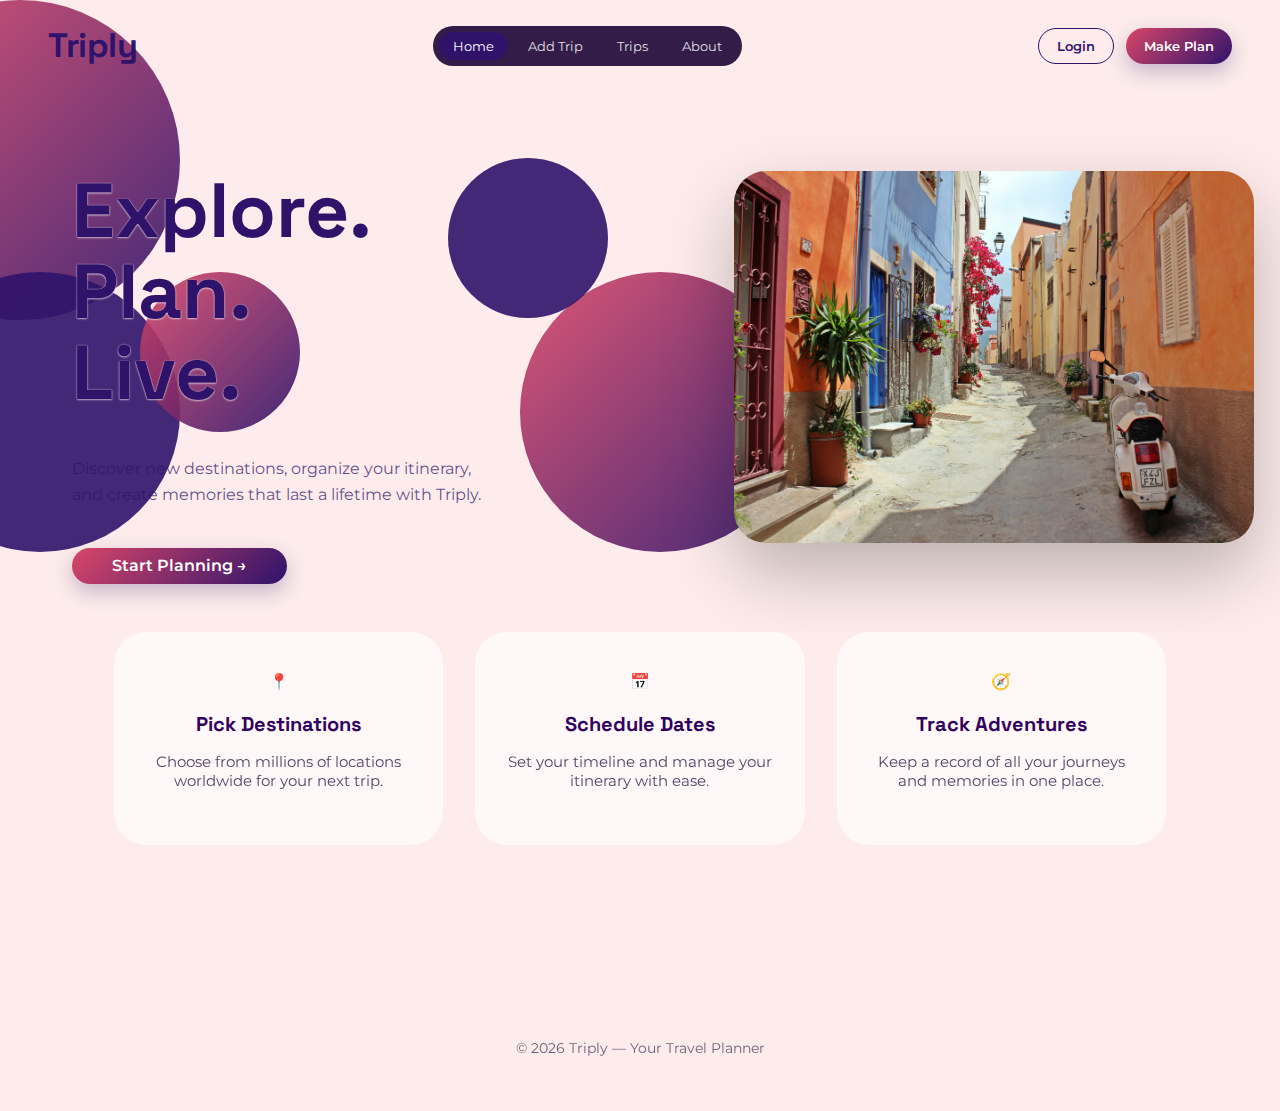
<file: index.html>
<!DOCTYPE html>
<html lang="pt">
<head>
  <meta charset="UTF-8">
  <meta name="viewport" content="width=device-width, initial-scale=1.0">
  <title>Triply</title>

  <!-- CSS -->
  <link rel="stylesheet" href="css/style.css">

  <!-- Fonts -->
  <link href="https://fonts.googleapis.com/css2?family=Space+Grotesk:wght@400;500;600;700&display=swap" rel="stylesheet">
  <link href="https://fonts.googleapis.com/css2?family=Montserrat:wght@400;500;600;700&display=swap" rel="stylesheet">
</head>

<body>

  <!-- NAVBAR -->
  <header class="navbar">
    <div class="navbar-inner">
  
      <a href="index.html" class="logo">Triply</a>
  
      <nav class="nav-menu">
        <a href="index.html" class="nav-link active">Home</a>
        <a href="add-trip.html" class="nav-link">Add Trip</a>
        <a href="trips.html" class="nav-link">Trips</a>
        <a href="about.html" class="nav-link">About</a>
      </nav>
  
      <div class="nav-actions">
        <a href="#" class="btn login">Login</a>
        <a href="add-trip.html" class="btn primary">Make Plan</a>
      </div>
  
      <button class="nav-toggle" aria-label="Open menu">
        ☰
      </button>
  
    </div>
  </header>
  
  

  <!-- HERO -->

  <section class="hero">

    <!-- CÍRCULOS -->
    <div class="hero-circles">
      <div class="circle gradient big left-top"></div>
      <div class="circle solid large left-bottom"></div>
      <div class="circle gradient small left-extra-bottom"></div>
  
      <div class="circle gradient large center-bottom"></div>
  
      <div class="circle solid small hero-middle-circle"></div>
      <div class="circle solid large right-bottom"></div>
    </div>
  
    <!-- CONTEÚDO -->
    <div class="hero-inner">
  
      <div class="hero-text scroll-animate">
        <h1 class="hero-title">
          Explore.<br>
          Plan.<br>
          Live.
        </h1>
  
        <p class="hero-description">
          Discover new destinations, organize your itinerary,
          and create memories that last a lifetime with Triply.
        </p>
  
        <a href="add-trip.html" class="btn primary hero-cta">
          Start Planning →
        </a>
      </div>
  
      <div class="hero-image scroll-animate delay">
        <img src="images/hero-travel.png" alt="Travel">
      </div>
  
    </div>
  
  </section>
  
  
  <!-- CARDS -->
  <section class="features">

    <div class="feature-card">
      <div class="feature-icon orange">📍</div>
      <h3>Pick Destinations</h3>
      <p>Choose from millions of locations worldwide for your next trip.</p>
    </div>

    <div class="feature-card">
      <div class="feature-icon purple">📅</div>
      <h3>Schedule Dates</h3>
      <p>Set your timeline and manage your itinerary with ease.</p>
    </div>

    <div class="feature-card">
      <div class="feature-icon pink">🧭</div>
      <h3>Track Adventures</h3>
      <p>Keep a record of all your journeys and memories in one place.</p>
    </div>

  </section>

  <!-- FOOTER -->
  <footer class="footer">
    <p>© 2026 Triply — Your Travel Planner</p>
  </footer>

  <!-- JS -->
  <script src="js/hero-animation.js"></script>
  <script src="js/navbar.js"></script>

</body>
</html>
</file>
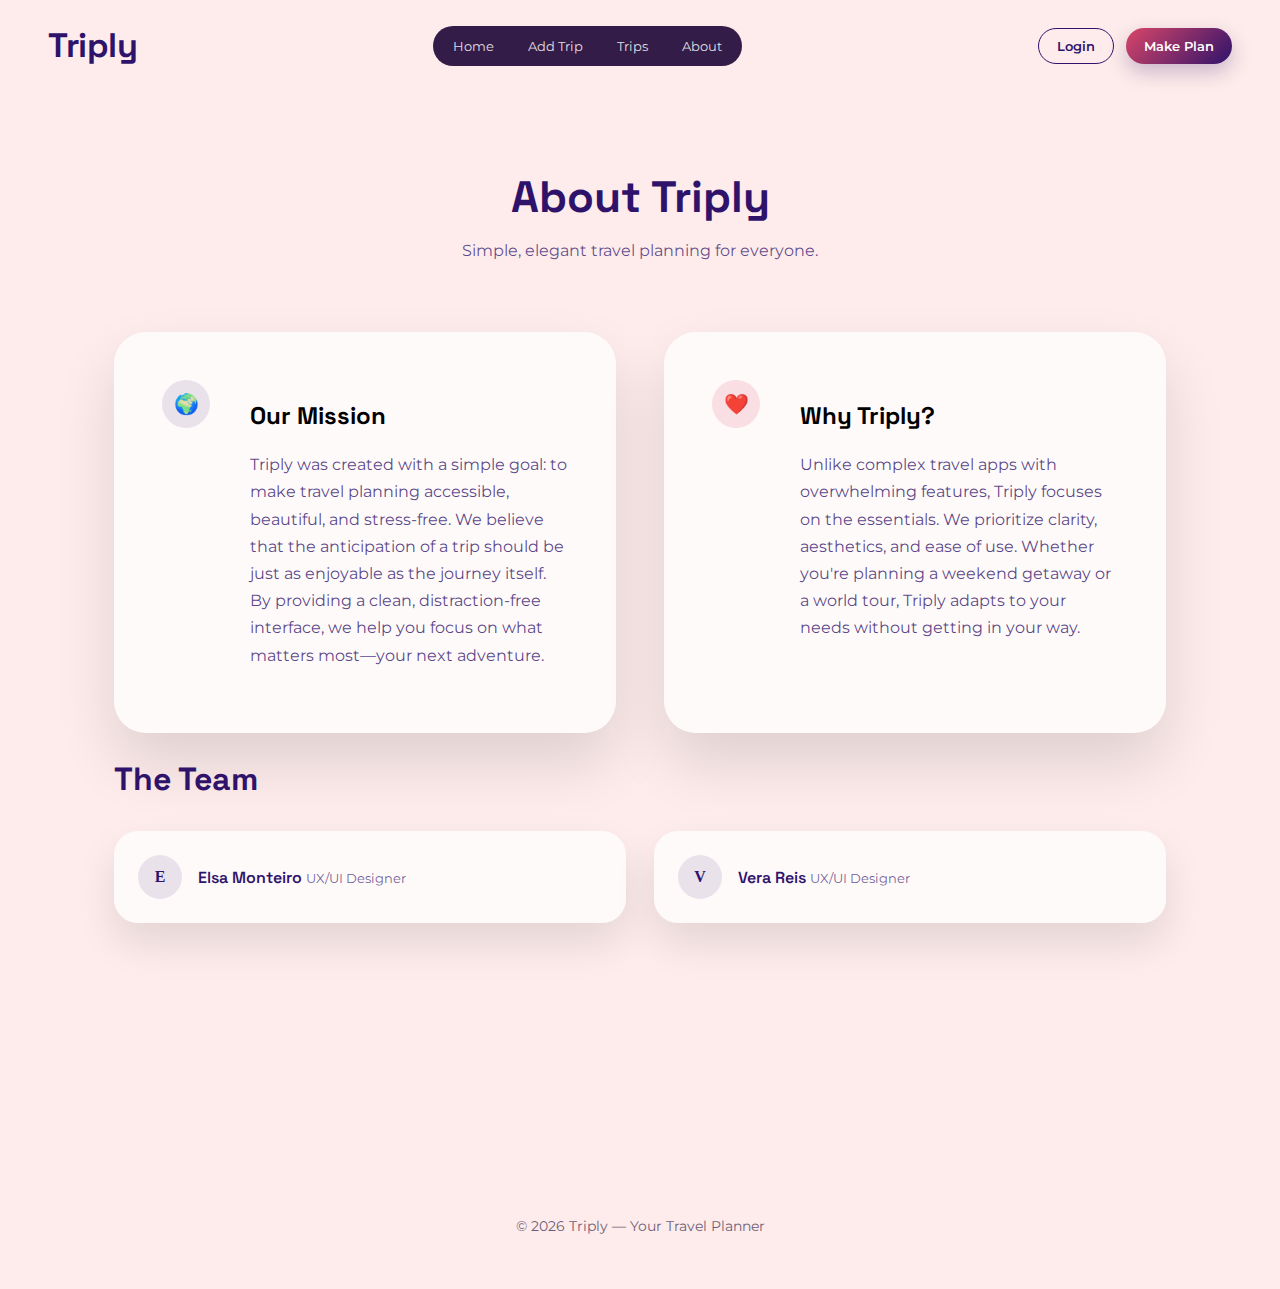
<file: about.html>
<!DOCTYPE html>
<html lang="en">
<head>
  <meta charset="UTF-8" />
  <meta name="viewport" content="width=device-width, initial-scale=1.0">
  <title>About – Triply</title>

  <!-- CSS -->
  <link rel="stylesheet" href="css/style.css">

  <!-- Fonts -->
  <link href="https://fonts.googleapis.com/css2?family=Space+Grotesk:wght@400;600;700&display=swap" rel="stylesheet">
  <link href="https://fonts.googleapis.com/css2?family=Montserrat:wght@400;500;600&display=swap" rel="stylesheet">
</head>

<body>

 <!-- NAVBAR -->
 <header class="navbar">
    <div class="navbar-inner">
      <a href="index.html" class="logo">Triply</a>
  
      <nav class="nav-menu">
        <a href="index.html" class="nav-link">Home</a>
        <a href="add-trip.html" class="nav-link">Add Trip</a>
        <a href="trips.html" class="nav-link">Trips</a>
        <a href="about.html" class="nav-link">About</a>
      </nav>
  
      <button class="nav-toggle" aria-label="Toggle menu">☰</button>
  
      <div class="nav-actions">
        <a href="#" class="btn login">Login</a>
        <a href="add-trip.html" class="btn primary">Make Plan</a>
      </div>
    </div>
  </header>
  

<main class="page about-page">

  <!-- HEADER -->
  <header class="page-header">
    <h1>About Triply</h1>
    <p>Simple, elegant travel planning for everyone.</p>
  </header>

  <section class="about-grid">

    <!-- OUR MISSION -->
    <div class="about-card">
      <div class="about-section">
        <div class="about-icon purple">🌍</div>
        <div>
          <h2>Our Mission</h2>
          <p>
            Triply was created with a simple goal: to make travel planning accessible,
            beautiful, and stress-free. We believe that the anticipation of a trip
            should be just as enjoyable as the journey itself. By providing a clean,
            distraction-free interface, we help you focus on what matters most—your
            next adventure.
          </p>
        </div>
      </div>
    </div>
  
    <!-- WHY TRIPLY -->
    <div class="about-card">
      <div class="about-section">
        <div class="about-icon accent">❤️</div>
        <div>
          <h2>Why Triply?</h2>
          <p>
            Unlike complex travel apps with overwhelming features, Triply focuses on
            the essentials. We prioritize clarity, aesthetics, and ease of use.
            Whether you're planning a weekend getaway or a world tour, Triply adapts
            to your needs without getting in your way.
          </p>
        </div>
      </div>
    </div>
  
  </section>
  

  <!-- TEAM -->
  <section class="about-team">
    <h2>The Team</h2>

    <div class="team-grid">

      <div class="team-card">
        <div class="avatar">E</div>
        <div>
          <strong>Elsa Monteiro</strong>
          <span>UX/UI Designer</span>
        </div>
      </div>

      <div class="team-card">
        <div class="avatar">V</div>
        <div>
          <strong>Vera Reis</strong>
          <span>UX/UI Designer</span>
        </div>
      </div>

      </div>
    </div>
  </section>

</main>

<!-- FOOTER -->
<footer class="footer">
    <p>© 2026 Triply — Your Travel Planner</p>
  </footer>

  <script src="js/navbar.js"></script>
  
</body>
</html>
</file>
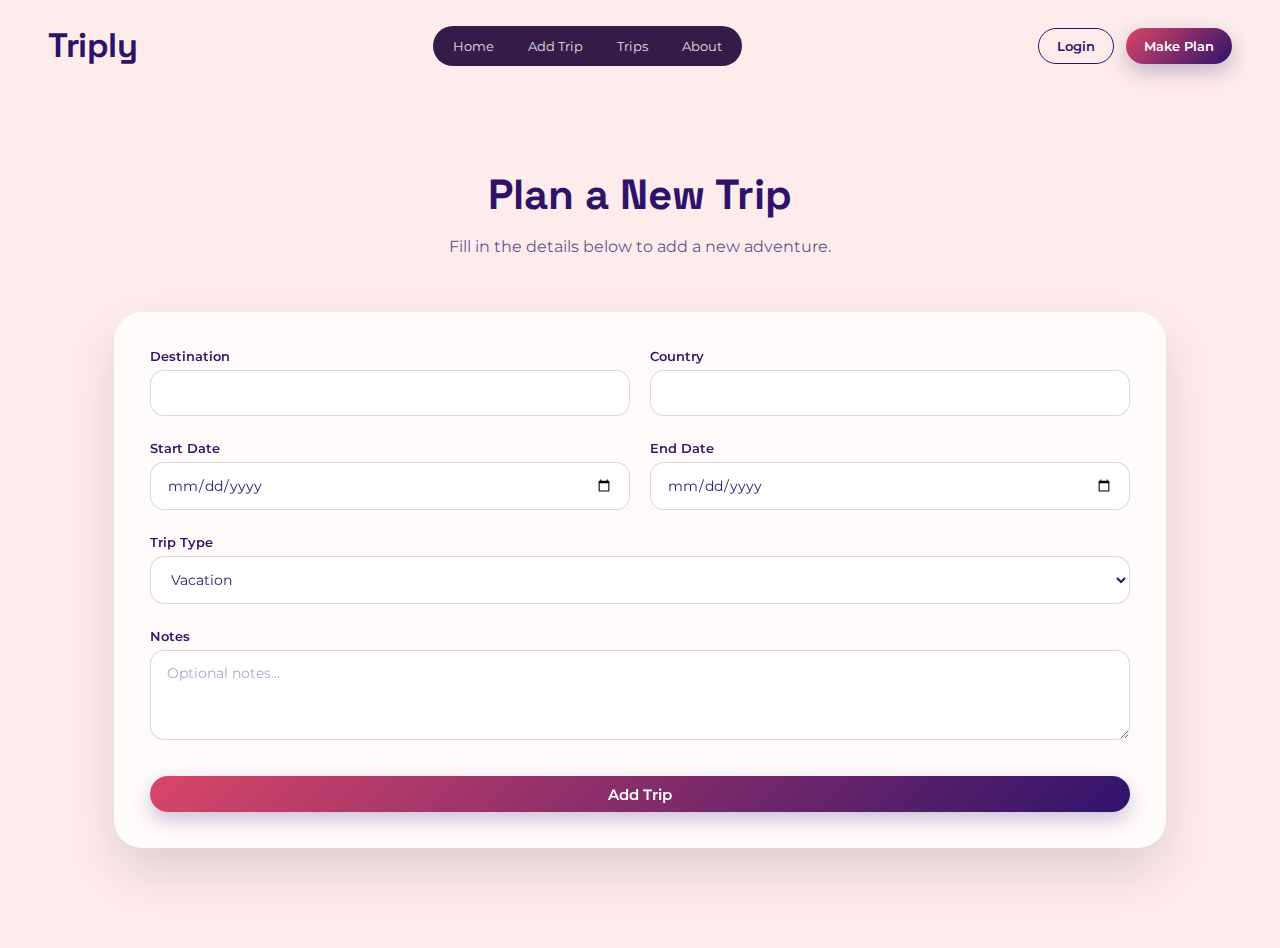
<file: add-trip.html>
<!DOCTYPE html>
<html lang="en">
<head>
  <meta charset="UTF-8">
  <title>Add Trip – Triply</title>
  <link rel="stylesheet" href="css/style.css">
  <link href="https://fonts.googleapis.com/css2?family=Space+Grotesk:wght@400;500;600;700&display=swap" rel="stylesheet">
  <link href="https://fonts.googleapis.com/css2?family=Montserrat:wght@400;500;600;700&display=swap" rel="stylesheet">
</head>
<body>

<!-- NAVBAR -->

<header class="navbar">
  <div class="navbar-inner">
    <a href="index.html" class="logo">Triply</a>

    <nav class="nav-menu">
      <a href="index.html" class="nav-link">Home</a>
      <a href="add-trip.html" class="nav-link">Add Trip</a>
      <a href="trips.html" class="nav-link">Trips</a>
      <a href="about.html" class="nav-link">About</a>
    </nav>

    <div class="nav-actions">
      <a href="#" class="btn login">Login</a>
      <a href="add-trip.html" class="btn primary">Make Plan</a>
    </div>
  </div>
</header>


<main class="page add-trip-page">

  <header class="page-header">
    <h1>Plan a New Trip</h1>
    <p>Fill in the details below to add a new adventure.</p>
  </header>

  <section class="card">
    <form id="tripForm" class="trip-form">

      <div class="form-row">
        <label>
          Destination
          <input type="text" name="destination" required>
        </label>

        <label>
          Country
          <input type="text" name="country" required>
        </label>
      </div>

      <div class="form-row">
        <label>
          Start Date
          <input type="date" name="startDate" required>
        </label>

        <label>
          End Date
          <input type="date" name="endDate" required>
        </label>
      </div>

      <label>
        Trip Type
        <select name="type">
          <option>Vacation</option>
          <option>Business</option>
          <option>Adventure</option>
          <option>Family</option>
          <option>Other</option>
        </select>
      </label>

      <label>
        Notes
        <textarea name="notes" placeholder="Optional notes..."></textarea>
      </label>

      <button type="submit" class="btn primary full">
        Add Trip
      </button>

    </form>
  </section>

</main>

<script src="js/add-trip.js"></script>
</body>
</html>
</file>
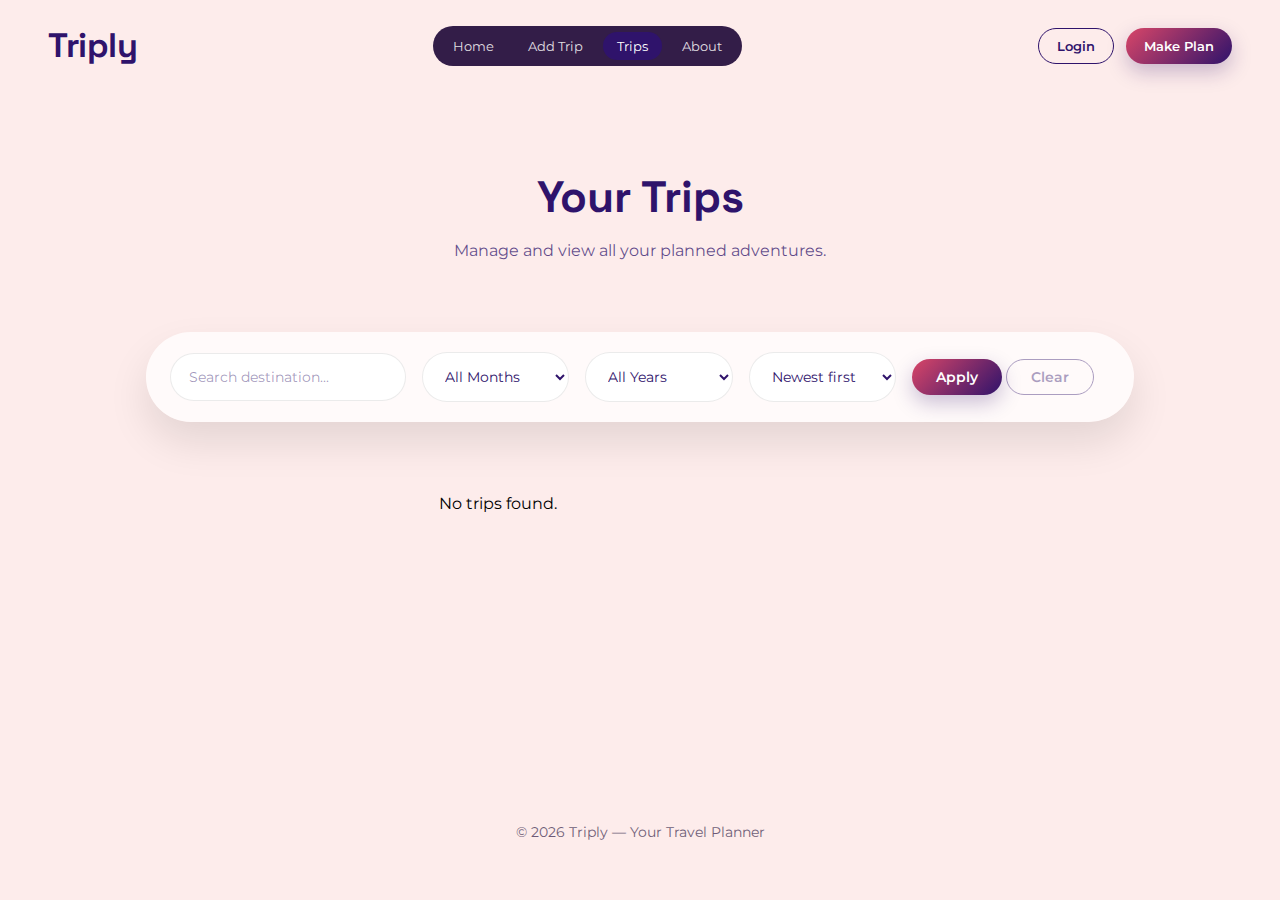
<file: trips.html>
<!DOCTYPE html>
<html lang="en">
<head>
  <meta charset="UTF-8">
  <title>Trips – Triply</title>

  <!-- CSS -->
  <link rel="stylesheet" href="css/style.css">

  <!-- Fonts -->
  <link href="https://fonts.googleapis.com/css2?family=Space+Grotesk:wght@400;500;600;700&display=swap" rel="stylesheet">
  <link href="https://fonts.googleapis.com/css2?family=Montserrat:wght@400;500;600;700&display=swap" rel="stylesheet">
</head>

<body>

  <!-- NAVBAR -->
  <header class="navbar">
    <div class="navbar-inner">
      <a href="index.html" class="logo">Triply</a>

      <nav class="nav-menu">
        <a href="index.html" class="nav-link">Home</a>
        <a href="add-trip.html" class="nav-link">Add Trip</a>
        <a href="trips.html" class="nav-link active">Trips</a>
        <a href="about.html" class="nav-link">About</a>
      </nav>

      <div class="nav-actions">
        <a href="#" class="btn login">Login</a>
        <a href="add-trip.html" class="btn primary">Make Plan</a>
      </div>
    </div>
  </header>

  <!-- MAIN -->
  <main class="page trips-page">

    <div class="trips-container">

      <!-- PAGE HEADER -->
      <header class="page-header">
        <h1>Your Trips</h1>
        <p>Manage and view all your planned adventures.</p>
      </header>

      <!-- FILTERS -->
      <section class="filters-card">

        <!-- Inputs -->
        <input
          type="text"
          id="searchInput"
          placeholder="Search destination..."
        >

        <select id="monthSelect">
          <option value="">All Months</option>
          <option value="1">January</option>
          <option value="2">February</option>
          <option value="3">March</option>
          <option value="4">April</option>
          <option value="5">May</option>
          <option value="6">June</option>
          <option value="7">July</option>
          <option value="8">August</option>
          <option value="9">September</option>
          <option value="10">October</option>
          <option value="11">November</option>
          <option value="12">December</option>
        </select>

        <select id="yearSelect">
          <option value="">All Years</option>
          <option value="2024">2024</option>
          <option value="2025">2025</option>
          <option value="2026">2026</option>
        </select>

        <select id="sortSelect">
          <option value="newest">Newest first</option>
          <option value="oldest">Oldest first</option>
        </select>

        <!-- Actions -->
        <div class="filters-actions">
          <button id="applyFilters" class="btn primary">Apply</button>
          <button id="clearFilters" class="btn login">Clear</button>
        </div>

      </section>

      <!-- TRIPS GRID -->
      <section id="tripsContainer" class="trips-grid"></section>

    </div>

  </main>

  <!-- MODAL -->
  <div id="tripModal" class="modal hidden">
    <div class="modal-card">
      <button id="closeModal" aria-label="Close">✕</button>
      <div id="modalContent"></div>
    </div>
  </div>

  <!-- FOOTER -->
  <footer class="footer">
    <p>© 2026 Triply — Your Travel Planner</p>
  </footer>

  <!-- JS -->
  <script src="js/trips.js"></script>

</body>
</html>
</file>
<file: css/style.css>
/* =====================================================
   GLOBAL
===================================================== */

:root {
  --bg: #fdeceb;
  --purple: #2f136b;
  --accent: #d94668;
  --coral: #d94668;

  /* Text */
  --text-primary: #2f136b;
  --text-secondary: #5c4b7d;

  /* UI */
  --white: #ffffff;

  --section-spacing: 140px;

  --btn-height: 36px;
}

* {
  box-sizing: border-box;
}

html, body {
  min-height: 100%;
  overflow-x: hidden;
}

body {
  margin: 0;
  background: var(--bg);
}


h1, h2, h3, .logo {
  font-family: "Space Grotesk", sans-serif;
}

p, a, input, select, button {
  font-family: "Montserrat", sans-serif;
}

label {
  font-family: "Montserrat", sans-serif;
}

input,
select,
textarea {
  padding: 14px 16px;
  border-radius: 14px;
  border: 1px solid rgba(0,0,0,0.12);
  background: #fff;
  font-size: 14px;
  color: var(--text-primary);
}

input::placeholder,
textarea::placeholder {
  color: rgba(47, 19, 107, 0.45);
}

/* =====================================================
   NAVBAR
===================================================== */

.navbar {
  position: absolute;
  top: 0;
  left: 0;
  width: 100%;
  padding: 24px 48px;
  z-index: 10;
}


.navbar-inner {
  max-width: 1200px;
  margin: 0 auto;

  display: flex;
  align-items: center;
  justify-content: space-between;

  background: transparent;
  padding: 0;
  box-shadow: none;
}

.logo {
  font-family: "Space Grotesk", sans-serif;
  font-size: 34px;        
  font-weight: 700;
  color: var(--purple);
  text-decoration: none;
  letter-spacing: -0.5px; 
}


.nav-menu {
  display: flex;
  gap: 6px;
  padding: 6px;
  background: #331d48;
  border-radius: 999px;
}


.nav-link {
  font-size: 13px;
  padding: 6px 14px;
  border-radius: 999px;
  color: #e0dfe1;
  text-decoration: none;
  transition: all 0.2s ease;
}


.nav-link:hover,
.nav-link.active {
  background: var(--accent);
  color: #ffffff;
}


.nav-link.active {
  background: #2f136b;
  color: #ffffff;
}


.nav-actions {
  display: flex;
  gap: 12px;
}

.nav-toggle {
  display: none;
}


/* =====================================================
   BUTTONS
===================================================== */

.btn {
  display: inline-flex;
  align-items: center;
  justify-content: center;

  height: var(--btn-height); 
  padding: 0 18px;      

  border-radius: 999px;
  font-size: 13px;
  font-weight: 600;

  cursor: pointer;
  text-decoration: none;
  transition: all 0.25s ease;
}


/* LOGIN */

.btn.login {
  background: transparent;
  border: 1.5px solid #2f136b;
  color: #2f136b;
}

.btn.login:hover {
  background: var(--accent);
  border-color: var(--accent);
  color: #fff;
}

/* PRIMARY CTA */

.btn.primary {
  background: linear-gradient(135deg, var(--accent), var(--purple));
  color: #fff;
  border: none;
  box-shadow: 0 8px 20px rgba(47, 19, 107, 0.25);
}

.btn.primary:hover {
  background: linear-gradient(135deg, var(--purple), var(--accent));
  box-shadow: 0 12px 28px rgba(47, 19, 107, 0.35);
  transform: translateY(-1px);
}

.btn:disabled {
  opacity: 0.4;
  cursor: not-allowed;
  pointer-events: none;
}

/* =====================================================
   HERO
===================================================== */

.hero {
  background: var(--bg);
  position: relative;
  overflow: hidden;
}

.hero-inner {
  max-width: 1400px;
  margin: 0 auto;
  padding: calc(var(--section-spacing) * 0.85) 24px 48px;

  display: grid;
  grid-template-columns: 1.1fr 0.9fr;
  align-items: center;
  gap: 72px;

  position: relative;
  z-index: 2;
}

.scroll-animate {
  opacity: 0;
  transform: translateY(40px);
  transition: opacity 0.9s ease, transform 0.9s ease;
}

.scroll-animate.is-visible {
  opacity: 1;
  transform: translateY(0);
}

.scroll-animate.delay {
  transition-delay: 0.2s;
}

.scroll-animate.slow {
  transition-duration: 1.4s;
  transform: scale(0.98);
}

.scroll-animate.slow.is-visible {
  transform: scale(1);
}

/* ===============================
   HERO TEXT
================================ */

.hero-text {
  display: flex;
  flex-direction: column;
  align-items: flex-start;
  padding-left: 48px;
}

.hero-title {
  font-size: clamp(56px, 6vw, 88px);
  font-weight: 700;
  line-height: 1.05;
  color: var(--purple);
  margin-bottom: 28px;

  text-shadow:
    0 0 1px rgba(255, 245, 245, 0.9),
    0 1px 2px rgba(255, 245, 245, 0.6);
}

.hero-description {
  max-width: 420px;
  font-size: 16px;
  line-height: 1.6;
  color: rgba(47, 19, 107, 0.75);
  margin-bottom: 40px;
}

.hero-cta {
  padding: 16px 40px;
  font-size: 16px;
}


/* =====================================================
   HERO IMAGE (RIGHT SIDE)
===================================================== */

.hero-image {
  display: flex;
  align-items: center;
  justify-content: flex-start;
  margin-top: 12px;
}

.hero-image img {
  width: 100%;
  max-width: 520px;
  height: auto;

  border-radius: 32px;
  box-shadow: 0 30px 70px rgba(0,0,0,0.25);

  transition: transform 0.6s ease;
}

.hero-image img:hover {
  transform: scale(1.03) rotate(-1deg);
}


/* =====================================================
   CIRCLES
===================================================== */

.hero {
  position: relative;
  overflow: hidden;
}

.hero-circles {
  position: absolute;
  inset: 0;
  z-index: 1;
  pointer-events: none;
}

.circle {
  position: absolute;
  border-radius: 50%;
  opacity: 0.9;
  animation: wander 36s ease-in-out infinite;
}

/* TAMANHOS */
.big { width: 320px; height: 320px; }
.large { width: 280px; height: 280px; }
.medium { width: 220px; height: 220px; }
.small { width: 160px; height: 160px; }

/* CORES */
.circle.solid {
  background: var(--purple);
  filter: blur(0.5px);
}

.circle.gradient {
  background: linear-gradient(135deg, var(--coral), var(--purple));
  filter: blur(0.5px);
}

/* POSITIONS */

.left-bottom {
  bottom: 80px;
  left: -100px;
  animation-duration: 42s;
}

.left-extra-bottom {
  bottom: 200px;
  left: 140px;
  animation-duration: 38s;
  animation-direction: alternate-reverse;
}

.center-left {
  top: 100px;
  left: 260px;
  animation-duration: 34s;
}

.circle.left-top {
  left: -140px;
}

.center-bottom {
  bottom: 80px;
  left: 520px;
  animation-duration: 40s;
}

.right-bottom {
  bottom: 120px;
  right: 200px;
  animation-duration: 36s;
}

.hero-middle-circle {
  top: 25%;
  left: 35%;
  opacity: 0.9;
  animation-duration: 53s;
  animation-delay: -18s;
  animation-direction: alternate;
}

@keyframes wander {
  0%   { transform: translate(0, 0); }
  20%  { transform: translate(80px, -60px); }
  40%  { transform: translate(-70px, 40px); }
  60%  { transform: translate(60px, 80px); }
  80%  { transform: translate(-50px, -40px); }
  100% { transform: translate(0, 0); }
}

/* =====================================================
   FEATURES
===================================================== */

.features {
  max-width: 1100px;
  margin: 0 auto;
  padding: 0 24px;

  display: grid;
  grid-template-columns: repeat(auto-fit, minmax(280px, 1fr));
  gap: 32px;
}


.feature-card {
  background: rgba(255,255,255,0.65);
  border-radius: 32px;
  padding: 40px 32px;
  text-align: center;
  transition: transform 0.3s ease, box-shadow 0.3s ease;
}

.feature-card:hover {
  transform: translateY(-8px);
  box-shadow: 0 30px 60px rgba(0,0,0,0.12);
}

.feature-card h3 {
  font-size: 20px;
  color: #31015d;
  margin-bottom: 12px;
}

.feature-card p {
  font-size: 15px;
  color: #331d48;
  opacity: 0.85;
}

/* =====================================================
   GLOBAL PAGES
===================================================== */

.page {
  max-width: 1100px;
  margin: 0 auto;
  padding: 140px 24px 100px;
}

.page-header {
  text-align: center;
  margin-bottom: 56px;
}

.page-header h1 {
  font-family: "Space Grotesk", sans-serif;
  font-size: 44px;
  font-weight: 700;
  color: var(--purple);
  margin-bottom: 12px;
}

.page-header p {
  font-family: "Montserrat", sans-serif;
  font-size: 16px;
  color: rgba(47, 19, 107, 0.75);
}

.card {
  padding: 40px;
  border-radius: 32px;
}

/* =====================================================
   ADD TRIP PAGE – CLEAN & POLISHED
===================================================== */

.add-trip-page {
  padding: 140px 24px 100px;
}

/* ---------- HEADER ---------- */

.add-trip-page .page-header {
  max-width: 1100px;
  margin: 0 auto 56px;
  text-align: center;
}

.add-trip-page .page-header h1 {
  font-size: 42px;
  font-weight: 700;
  color: var(--purple);
  margin-bottom: 10px;
}

.add-trip-page .page-header p {
  font-size: 16px;
  color: rgba(47, 19, 107, 0.75);
}

/* ---------- LAYOUT ---------- */

.add-trip-layout {
  max-width: 1200px;
  margin: 0 auto;

  display: grid;
  grid-template-columns: 1.3fr 0.7fr;
  gap: 24px;

  align-items: start;
}


/* ---------- CARD BASE ---------- */

.add-trip-page .card {
  background: rgba(255, 255, 255, 0.8);
  backdrop-filter: blur(10px);
  border-radius: 28px;
  padding: 36px;
  box-shadow: 0 24px 50px rgba(0,0,0,0.12);
}

/* =====================================================
   FORM
===================================================== */

.trip-form {
  display: flex;
  flex-direction: column;
  gap: 24px;
}

.form-row {
  display: grid;
  grid-template-columns: 1fr 1fr;
  gap: 20px;
}

.trip-form label {
  display: flex;
  flex-direction: column;
  gap: 6px;

  font-size: 13px;
  font-weight: 600;
  color: var(--purple);
}

/* ---------- INPUTS ---------- */

.trip-form input,
.trip-form select,
.trip-form textarea {
  padding: 13px 16px;
  border-radius: 14px;
  border: 1px solid rgba(0,0,0,0.15);

  font-family: "Montserrat", sans-serif;
  font-size: 14px;
  background: #fff;
}

.trip-form input::placeholder,
.trip-form textarea::placeholder {
  color: rgba(47, 19, 107, 0.4);
}

.trip-form textarea {
  resize: vertical;
  min-height: 90px;
}

/* ---------- FILE INPUT ---------- */

.trip-form input[type="file"] {
  padding: 10px;
  font-size: 13px;
  background: #fff;
}

/* ---------- SUBMIT ---------- */

.trip-form .btn.full {
  width: 100%;
  margin-top: 12px;
  padding: 16px;
  font-size: 15px;
}

/* =====================================================
   PLACES TO VISIT
===================================================== */

.places-input {
  display: flex;
  gap: 12px;
}

.places-input input {
  flex: 1;
}

.places-input button {
  width: 44px;
  height: 44px;

  border-radius: 50%;
  border: 2px solid var(--purple);
  background: transparent;
  color: var(--purple);

  font-size: 20px;
  cursor: pointer;
  transition: all 0.25s ease;
}

.places-input button:hover {
  background: var(--purple);
  color: #fff;
}

#placesList {
  margin-top: 12px;
  padding-left: 18px;
}

#placesList li {
  display: flex;
  justify-content: space-between;
  align-items: center;

  font-size: 14px;
  color: rgba(47, 19, 107, 0.85);
}

.remove-place {
  background: none;
  border: none;
  color: var(--accent);
  font-size: 16px;
  cursor: pointer;
}

/* =====================================================
   POPULAR COUNTRIES CARD
===================================================== */

.highlights-card h3 {
  display: flex;
  flex-direction: column;
  font-size: 20px;
  font-weight: 700;
  margin-bottom: 16px;
  color: var(--purple);
  gap: 20px;
}

/* ---------- SEGMENTED CONTROL ---------- */

.segmented-control {
  display: flex;
  gap: 12px;
  margin-bottom: 12px;
}

.segmented-control button {
  flex: 1;
  padding: 10px 0;

  border-radius: 999px;
  border: 2px solid var(--purple);
  background: transparent;
  color: var(--purple);

  font-size: 14px;
  font-weight: 600;
  cursor: pointer;
  transition: all 0.25s ease;
}

.segmented-control button.active {
  background: var(--purple);
  color: #fff;
}

/* ---------- COUNTRY CARD ---------- */

.country-item {
  display: none;
}

.country-item.active {
  display: block;
}

.country-item img {
  width: 100%;
  height: 220px;
  object-fit: cover;

  border-radius: 18px;
  margin-bottom: 14px;
}

.country-item h4 {
  font-family: "Space Grotesk", sans-serif;
  font-size: 20px;
  margin-top: 16px;
  margin-bottom: 6px;
  color: var(--purple);
}

.country-item p {
  font-family: "Montserrat", sans-serif;
  font-size: 14px;
  line-height: 1.5;
  color: rgba(47, 19, 107, 0.75);
}


/* =====================================================
   RESPONSIVE
===================================================== */

@media (max-width: 900px) {
  .add-trip-layout {
    grid-template-columns: 1fr;
  }
}

@media (max-width: 768px) {

  /* ===============================
     ADD TRIP PAGE
  =============================== */

  .add-trip-layout {
    grid-template-columns: 1fr;
    gap: 32px;
  }

  .form-card,
  .highlights-card {
    padding: 24px;
  }

  .form-row {
    grid-template-columns: 1fr;
    gap: 16px;
  }

  .trip-form {
    gap: 20px;
  }

  /* Places to visit */
  .places-input {
    flex-direction: column;
    gap: 8px;
  }

  .places-input button {
    width: 100%;
    height: 44px;
    border-radius: 999px;
  }

  /* Segmented control */
  .segmented-control {
    flex-direction: column;
    gap: 10px;
  }

  .segmented-control button {
    width: 100%;
  }

  .country-item img {
    height: 180px;
  }
}


/* =====================================================
   TRIPS PAGE
===================================================== */

.trips-page {
  padding : 140px 24px 100px;
}

.trips-container {
  display: flex;
  flex-direction: column;
}

/* ===============================
   FILTERS
================================ */

.filters-card {
  max-width: 1000px;
  margin: 0 auto;

  padding: 20px 24px;
  background: rgba(255, 255, 255, 0.75);
  border-radius: 999px;
  box-shadow: 0 20px 40px rgba(0,0,0,0.1);

  display: grid;
  grid-template-columns: 1.6fr 1fr 1fr 1fr auto auto;
  gap: 16px;
  align-items: center;
  margin-bottom: 56px;
}

.filters-card input,
.filters-card select {
  padding: 14px 18px;
  border-radius: 999px;
  border: 1px solid rgba(0,0,0,0.08);
  font-size: 14px;
  font-family: "Montserrat", sans-serif;
  background: #ffffff;
}

.filters-card .btn {
  padding: 14px 24px;
  font-size: 14px;
}


/* ===============================
   TRIPS GRID
================================ */

.trips-grid {
  max-width: 1000px;
  margin: 0 auto;

  display: grid;
  grid-template-columns: repeat(3, 1fr);
  gap: 24px;
}

/* ===============================
   TRIP CARD
================================ */

.trip-card {
  background: rgba(255,255,255,0.75);
  border-radius: 28px;
  padding: 26px;
  position: relative;

  display: flex;
  flex-direction: column;
  gap: 14px;

  box-shadow: 0 20px 40px rgba(0,0,0,0.12);
  transition: transform 0.3s ease, box-shadow 0.3s ease;
}

.trip-card:hover {
  transform: translateY(-6px);
  box-shadow: 0 28px 56px rgba(0,0,0,0.16);
}

.trip-header {
  display: flex;
  justify-content: space-between;
  align-items: center;
}

.trip-header h3 {
  font-family: "Space Grotesk", sans-serif;
  font-size: 20px;
  font-weight: 600;
  color: var(--purple);
  margin: 0;
}

.trip-country,
.trip-dates {
  font-family: "Montserrat", sans-serif;
  font-size: 14px;
  color: rgba(47, 19, 107, 0.75);
}

.trip-notes {
  font-family: "Montserrat", sans-serif;
  font-size: 14px;
  font-style: italic;
  color: rgba(47, 19, 107, 0.8);

  background: #ffffff;
  padding: 12px 14px;
  border-radius: 14px;
}

.trip-upcoming {
  border: 2px solid var(--accent);
  background: linear-gradient(
    180deg,
    rgba(217,70,104,0.08),
    rgba(255,255,255,0.75)
  );
}

.trip-past {
  opacity: 0.5;
  position: relative;
}

.trip-past::after {
  content: "✔";
  position: absolute;
  top: 18px;
  right: 18px;
  color: #2e7d32;
}

/* =====================================================
   BACKGROUND Countries
===================================================== */

.trip-card {
  background-size: cover;
  background-position: center;
}

.trip-bg-france {
  background-image:
    linear-gradient(rgba(255,255,255,0.85), rgba(255,255,255,0.85)),
    url("../images/countries/france.jpg");
}

.trip-bg-japan {
  background-image:
    linear-gradient(rgba(255,255,255,0.85), rgba(255,255,255,0.85)),
    url("../images/countries/japan.jpg");
}

/* ===============================
   TRIP STATES
================================ */

.trip-past {
  opacity: 0.5;
  filter: grayscale(40%);
  position: relative;
}

.trip-past::after {
  content: "✔";
  position: absolute;
  top: 18px;
  right: 18px;
  font-size: 18px;
  color: #2e7d32;
}

.trip-upcoming {
  border: 2px solid var(--accent);
}

/* ===============================
   BADGES
================================ */

.trip-badge {
  font-family: "Montserrat", sans-serif;
  font-size: 12px;
  font-weight: 500;
  padding: 6px 12px;
  border-radius: 999px;
  align-self: flex-start;
}

.trip-badge.vacation {
  background: #e6f7ec;
  color: #2e7d32;
}

.trip-badge.business {
  background: #e3f0ff;
  color: #1e4db7;
}

.trip-badge.adventure {
  background: #fde2e7;
  color: var(--accent);
}

.trip-badge.family {
  background: #efe6ff;
  color: var(--purple);
}

.trip-badge.other {
  background: #eeeeee;
  color: #555555;
}

/* ===============================
   CARD ACTION
================================ */

.trip-action {
  margin-top: auto;
  padding-top: 14px;
  border-top: 1px solid rgba(0,0,0,0.08);
}

.trip-action a {
  font-family: "Montserrat", sans-serif;
  font-size: 14px;
  font-weight: 600;
  color: var(--purple);
  text-decoration: none;
}

/* =====================================================
   TRIP ACTIONS (EDIT / DELETE)
===================================================== */

.trip-actions {
  display: flex;
  gap: 12px;
}

.trip-actions .edit {
  background: rgba(47,19,107,0.1);
  color: var(--purple);
}

.trip-actions .delete {
  background: rgba(217,70,104,0.15);
  color: var(--accent);
}

/* =====================================================
   PAGINATION
===================================================== */

.pagination {
  display: flex;
  justify-content: center;
  gap: 12px;
  margin-top: 40px;
}

.pagination button {
  padding: 8px 14px;
  border-radius: 999px;
  background: white;
  border: 1px solid rgba(0,0,0,0.15);
}

.pagination button.active {
  background: var(--purple);
  color: white;
}

/* ===============================
   MODAL
================================ */

.modal {
  position: fixed;
  inset: 0;
  background: rgba(0,0,0,0.45);
  display: flex;
  align-items: center;
  justify-content: center;
  z-index: 999;
  background: rgba(0, 0, 0, 0.45);
}

.modal.hidden {
  display: none;
}

.modal-card {
  background: #ffffff;
  padding: 36px;
  border-radius: 28px;
  width: 90%;
  max-width: 520px;

  box-shadow: 0 30px 70px rgba(0,0,0,0.25);
  position: relative;

  display: flex;
  flex-direction: column;
  gap: 18px;
}

#closeModal {
  position: absolute;
  top: 16px;
  right: 16px;
  border: none;
  background: none;
  font-size: 18px;
  cursor: pointer;
}

.trip-menu {
  position: relative;
}

.trip-menu-btn {
  background: none;
  border: none;
  font-size: 20px;
  cursor: pointer;
  color: var(--purple);
}

.trip-menu-dropdown {
  display: none;
  position: absolute;
  right: 0;
  top: 28px;

  background: white;
  border-radius: 12px;
  box-shadow: 0 12px 30px rgba(0,0,0,0.15);

  overflow: hidden;
  z-index: 10;
}

.trip-menu-dropdown button {
  background: none;
  border: none;
  padding: 10px 16px;
  width: 100%;
  text-align: left;
  cursor: pointer;
  font-size: 14px;
}

.trip-menu-dropdown button:hover {
  background: rgba(0,0,0,0.05);
}

.trip-menu.open .trip-menu-dropdown {
  display: block;
}

/* ===============================
   MODAL CONTENT
================================ */

#modalContent h2 {
  font-family: "Space Grotesk", sans-serif;
  font-size: 28px;
  font-weight: 700;
  color: var(--purple);
  margin-bottom: 6px;
}

#modalContent h4 {
  font-family: "Space Grotesk", sans-serif;
  font-size: 15px;
  font-weight: 600;
  color: var(--purple);
  margin-top: 16px;
  margin-bottom: 6px;
}

#modalContent p {
  font-family: "Montserrat", sans-serif;
  font-size: 14px;
  line-height: 1.6;
  color: rgba(47, 19, 107, 0.8);
}

/* ---------- LISTS ---------- */

#modalContent ul {
  padding-left: 18px;
  margin: 6px 0;
}

#modalContent li {
  font-family: "Montserrat", sans-serif;
  font-size: 14px;
  color: rgba(47, 19, 107, 0.85);
  margin-bottom: 4px;
}


/* =====================================================
   ABOUT PAGE
===================================================== */

.about-page {
  display: flex;
  flex-direction: column;
}

.about-grid {
  display: grid;
  grid-template-columns: repeat(auto-fit, minmax(420px, 1fr));
  gap: 48px;
}

/* CARD GRANDE (MISSION / WHY) */

.about-card {
  background: rgba(255, 255, 255, 0.75);
  border-radius: 32px;
  padding: 48px;
  box-shadow: 0 30px 60px rgba(0,0,0,0.12);

  display: flex;
  flex-direction: column;
  gap: 48px;
}

.about-section {
  display: grid;
  grid-template-columns: 64px 1fr;
  gap: 24px;
  align-items: flex-start;
}

.about-team h2 {
  font-family: "Space Grotesk", sans-serif;
  font-size: 32px;
  font-weight: 700;
  color: var(--purple);
  margin-bottom: 32px;
}


.about-section p {
  font-family: "Montserrat", sans-serif;
  font-size: 16px;
  line-height: 1.7;
  color: rgba(47, 19, 107, 0.8);
}

.about-card hr {
  border: none;
  height: 1px;
  background: rgba(0,0,0,0.08);
}

/* ICONES */

.about-icon {
  width: 48px;
  height: 48px;
  border-radius: 50%;
  display: flex;
  align-items: center;
  justify-content: center;
  font-size: 20px;
}

.about-icon.purple {
  background: rgba(47, 19, 107, 0.1);
  color: var(--purple);
}

.about-icon.accent {
  background: rgba(217, 70, 104, 0.15);
  color: var(--accent);
}

/* TEAM */

.about-team h2 {
  font-family: "Space Grotesk", sans-serif;
  font-size: 32px;
  color: var(--purple);
  margin-bottom: 32px;
}

.team-grid {
  display: grid;
  grid-template-columns: repeat(auto-fit, minmax(240px, 1fr));
  gap: 28px;
}

.team-card {
  background: rgba(255,255,255,0.75);
  border-radius: 24px;
  padding: 24px;

  display: flex;
  align-items: center;
  gap: 16px;

  box-shadow: 0 20px 40px rgba(0,0,0,0.1);
}

.avatar {
  width: 44px;
  height: 44px;
  border-radius: 50%;
  background: rgba(47, 19, 107, 0.1);
  color: var(--purple);
  font-weight: 700;

  display: flex;
  align-items: center;
  justify-content: center;
}

.team-card strong {
  font-family: "Space Grotesk", sans-serif;
  font-size: 16px;
  font-weight: 600;
  color: var(--purple);
}


.team-card span {
  font-family: "Montserrat", sans-serif;
  font-size: 13px;
  color: rgba(47, 19, 107, 0.7);
}

@media (max-width: 768px) {

  /* ===============================
     ABOUT PAGE
  =============================== */

  .about-grid {
    grid-template-columns: 1fr;
    gap: 32px;
  }

  .about-card {
    padding: 32px 24px;
    gap: 32px;
  }

  .about-section {
    grid-template-columns: 1fr;
    gap: 16px;
  }

  .about-icon {
    margin-bottom: 8px;
  }

  .about-team h2 {
    font-size: 26px;
    text-align: center;
  }

  .team-grid {
    grid-template-columns: 1fr;
    gap: 20px;
  }

  .team-card {
    padding: 20px;
  }
}


/* =====================================================
   FOOTER
===================================================== */

.footer {
  margin-top: 140px;
  padding: 40px 24px;
  text-align: center;
}

.footer p {
  font-size: 14px;
  color: #331d48;
  opacity: 0.7;
}

/* =====================================================
   RESPONSIVE (GLOBAL)
===================================================== */

/* ---------- TABLET ---------- */

@media (max-width: 900px) {
  .trips-grid {
    grid-template-columns: repeat(2, 1fr);
  }
}

/* ---------- MOBILE ---------- */

@media (max-width: 768px) {

  /* -------- PAGES -------- */

  .page,
  .trips-page,
  .add-trip-page {
    padding: 120px 16px 80px;
  }

  .page-header {
    text-align: center;
    margin-bottom: 48px;
  }

  .page-header h1 {
    font-size: 32px;
  }

  .page-header p {
    font-size: 15px;
  }

  .trip-form input,
  .trip-form select,
  .trip-form textarea {
    width: 100%;
    max-width: 100%;
  }

  /* -------- FILTERS -------- */

  .filters-card {
    max-width: 100%;
    padding: 16px;
    gap: 12px;

    display: flex;
    flex-direction: column;

    border-radius: 24px;
  }

  .filters-card input,
  .filters-card select,
  .filters-card button {
    width: 100%;
    padding: 12px 14px;
    font-size: 14px;
  }

  .filters-card button + button {
    margin-top: 8px;
  }

  /* -------- GRIDS -------- */

  .trips-grid {
    grid-template-columns: 1fr;
    gap: 24px;
  }

  /* -------- CARDS -------- */

  .trip-card {
    padding: 22px;
  }

  .trip-header {
    flex-direction: column;
    align-items: flex-start;
    gap: 8px;
  }

  .trip-badge {
    align-self: flex-start;
  }

  /* =====================================================
     NAVBAR MOBILE
  ===================================================== */

  .navbar {
    padding: 16px;
    width: 100%;
  }

  .navbar-inner {
    width: 100%;
    max-width: 100%;
    margin: 0;
    padding: 0;

    display: flex;
    justify-content: space-between;
    align-items: center;
  }

  .logo {
    font-size: 28px;
    z-index: 101;
  }

  .nav-toggle {
    display: flex;
    align-items: center;
    justify-content: center;

    width: 44px;
    height: 44px;

    background: white;
    border: 2px solid var(--purple);
    color: var(--purple);

    font-size: 22px;
    border-radius: 12px;
    cursor: pointer;

    z-index: 101;
  }

  .nav-menu {
    display: none;

    position: fixed;
    top: 72px;
    right: 16px;

    width: 240px;

    background: white;
    border-radius: 20px;
    padding: 16px;

    flex-direction: column;
    gap: 10px;

    box-shadow: 0 20px 40px rgba(0,0,0,0.2);
    z-index: 100;
  }

  .nav-menu.open {
    display: flex;
  }

  .nav-link {
    background: rgba(47, 19, 107, 0.08);
    color: var(--purple);

    padding: 12px 16px;
    border-radius: 999px;

    font-size: 16px;
    text-align: center;
  }

  .nav-link.active {
    background: var(--purple);
    color: white;
  }

  .nav-actions {
    display: none;
  }

  /* =====================================================
     HERO MOBILE
  ===================================================== */

  .hero-inner {
    grid-template-columns: 1fr;
    gap: 48px;
    padding-top: 140px;
  }

  .hero-text {
    padding-left: 0;
    align-items: center;
    text-align: center;
  }

  .hero-title {
    font-size: clamp(42px, 9vw, 56px);
  }

  .hero-description {
    max-width: 90%;
  }

  .hero-image {
    justify-content: center;
  }

  .hero-image img {
    max-width: 90%;
  }

  .hero-circles {
    position: absolute;
    inset: 0;
    overflow: hidden;
    pointer-events: none;
  }
  
}

/* ---------- VERY SMALL SCREENS ---------- */

@media (max-width: 600px) {
  .trips-grid {
    grid-template-columns: 1fr;
  }
}
</file>
